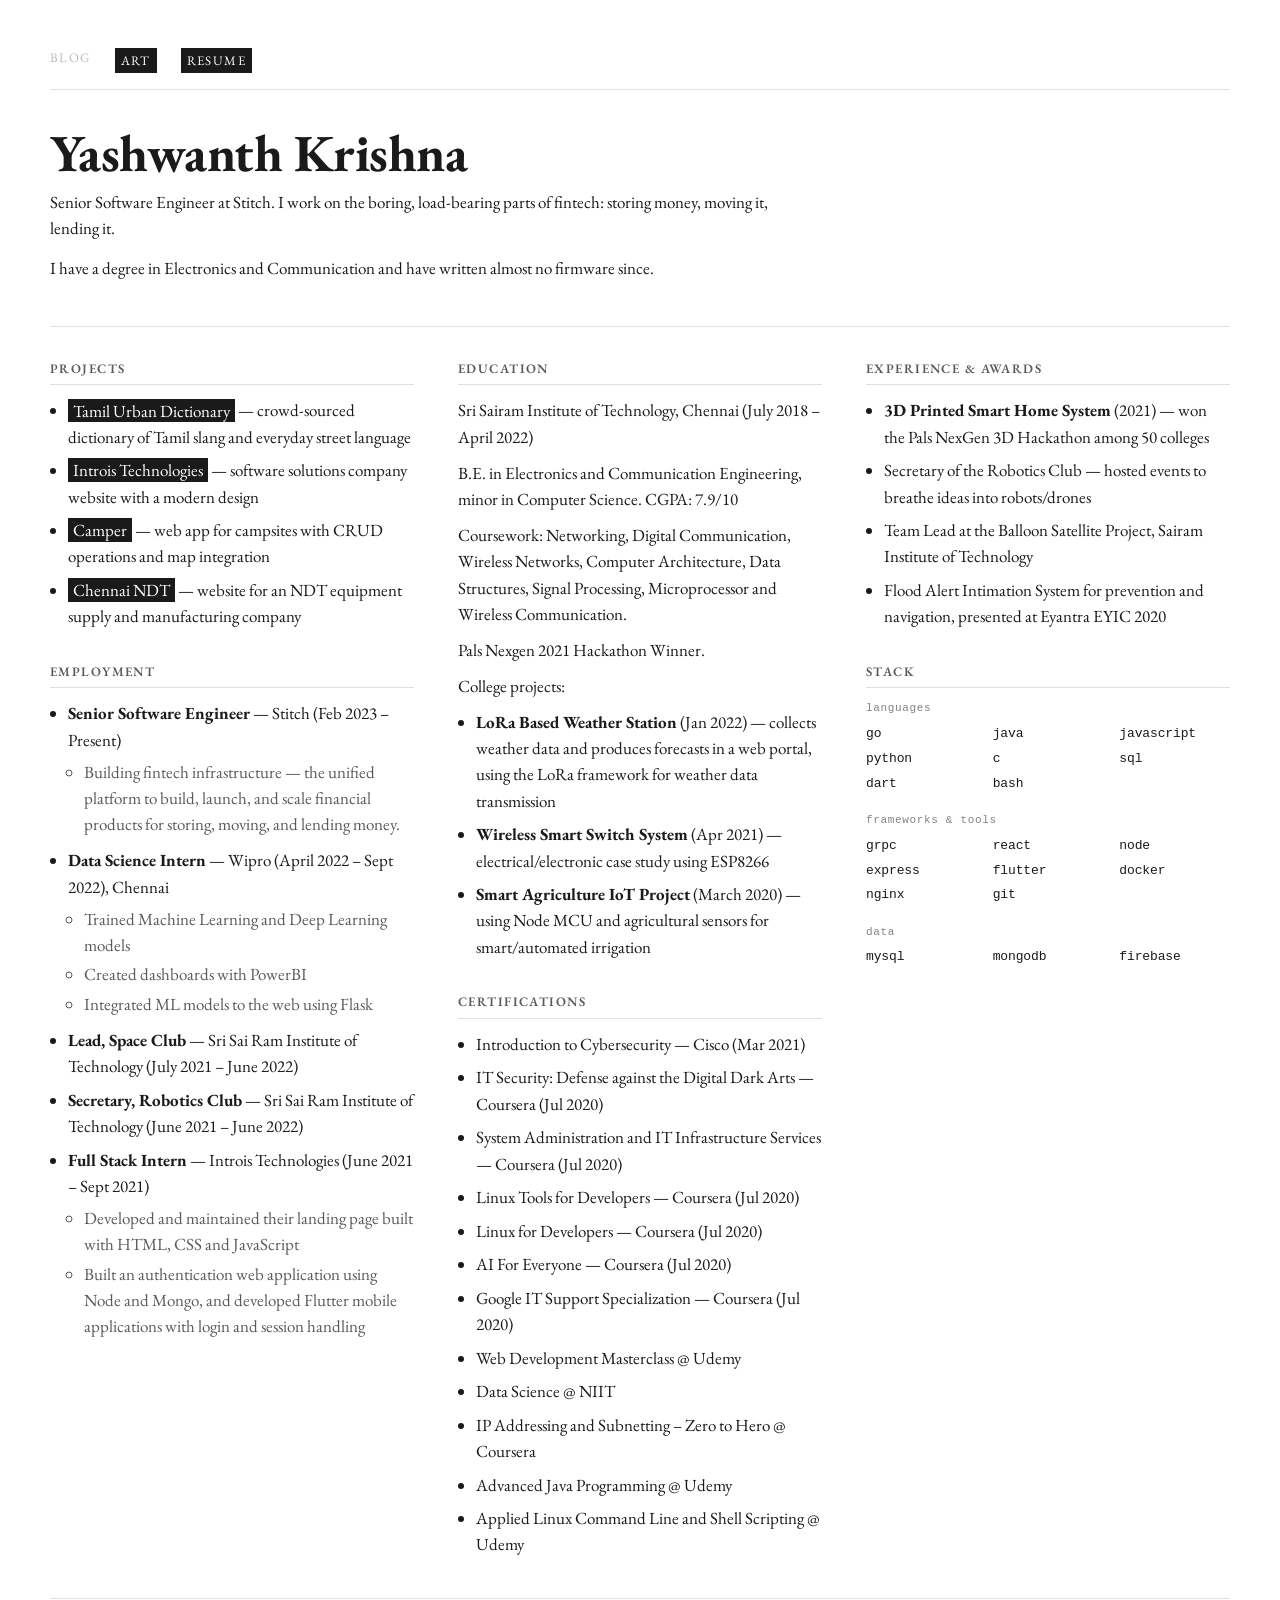
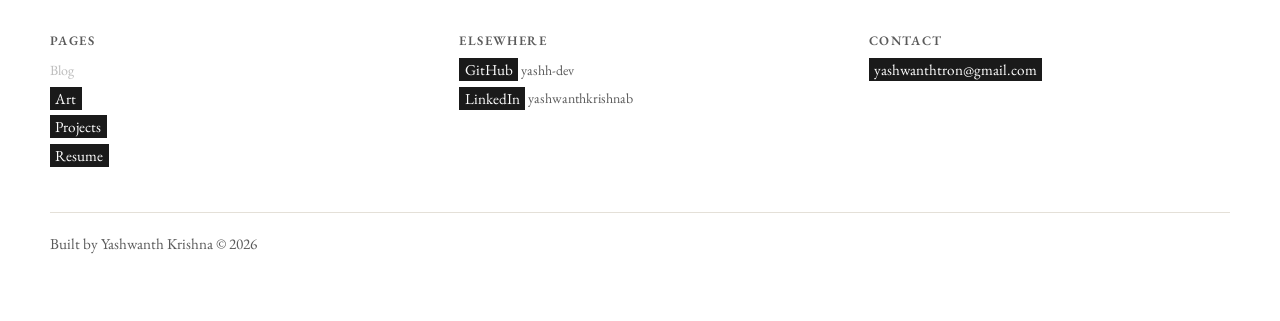
<file: index.html>
<!DOCTYPE html>
<html lang="en">
  <head>
    <meta charset="UTF-8">
    <meta name="viewport" content="width=device-width, initial-scale=1">
    <link rel="icon" href="favicon.svg" type="image/svg+xml">
    <title>yash</title>
    <link rel="preconnect" href="https://fonts.googleapis.com">
    <link rel="preconnect" href="https://fonts.gstatic.com" crossorigin>
    <link href="https://fonts.googleapis.com/css2?family=EB+Garamond:ital,wght@0,400..800;1,400..800&display=swap" rel="stylesheet">
    <link rel="stylesheet" href="style.css">
  </head>
  <body>
    <div class="wrap">
      <nav class="topnav">
        <span class="disabled" title="Coming soon">Blog</span>
        <a href="/art">Art</a>
        <a href="resume.html">Resume</a>
      </nav>

      <header class="masthead">
        <h1>Yashwanth Krishna</h1>
        <p>Senior Software Engineer at Stitch. I work on the boring, load-bearing parts of fintech: storing money, moving it, lending it.</p>
        <p>I have a degree in Electronics and Communication and have written almost no firmware since.</p>
      </header>

      <main class="columns">
      <section>
        <h2>Projects</h2>
        <ul>
          <li><a href="https://tamilurbandictionary.com">Tamil Urban Dictionary</a> &mdash; crowd-sourced dictionary of Tamil slang and everyday street language</li>
          <li><a href="https://yashh-dev.github.io/introis_tech/">Introis Technologies</a> &mdash; software solutions company website with a modern design</li>
          <li><a href="https://github.com/yashh-dev/Camper">Camper</a> &mdash; web app for campsites with CRUD operations and map integration</li>
          <li><a href="https://chennaindt.in/">Chennai NDT</a> &mdash; website for an NDT equipment supply and manufacturing company</li>
        </ul>
      </section>

      <section>
        <h2>Employment</h2>
        <ul>
          <li><strong>Senior Software Engineer</strong> &mdash; Stitch (Feb 2023 &ndash; Present)
            <ul>
              <li>Building fintech infrastructure &mdash; the unified platform to build, launch, and scale financial products for storing, moving, and lending money.</li>
            </ul>
          </li>
          <li><strong>Data Science Intern</strong> &mdash; Wipro (April 2022 &ndash; Sept 2022), Chennai
            <ul>
              <li>Trained Machine Learning and Deep Learning models</li>
              <li>Created dashboards with PowerBI</li>
              <li>Integrated ML models to the web using Flask</li>
            </ul>
          </li>
          <li><strong>Lead, Space Club</strong> &mdash; Sri Sai Ram Institute of Technology (July 2021 &ndash; June 2022)</li>
          <li><strong>Secretary, Robotics Club</strong> &mdash; Sri Sai Ram Institute of Technology (June 2021 &ndash; June 2022)</li>
          <li><strong>Full Stack Intern</strong> &mdash; Introis Technologies (June 2021 &ndash; Sept 2021)
            <ul>
              <li>Developed and maintained their landing page built with HTML, CSS and JavaScript</li>
              <li>Built an authentication web application using Node and Mongo, and developed Flutter mobile applications with login and session handling</li>
            </ul>
          </li>
        </ul>
      </section>

      <section>
        <h2>Education</h2>
        <p>Sri Sairam Institute of Technology, Chennai (July 2018 &ndash; April 2022)</p>
        <p>B.E. in Electronics and Communication Engineering, minor in Computer Science. CGPA: 7.9/10</p>
        <p>Coursework: Networking, Digital Communication, Wireless Networks, Computer Architecture, Data Structures, Signal Processing, Microprocessor and Wireless Communication.</p>
        <p>Pals Nexgen 2021 Hackathon Winner.</p>
        <p>College projects:</p>
        <ul>
          <li><strong>LoRa Based Weather Station</strong> (Jan 2022) &mdash; collects weather data and produces forecasts in a web portal, using the LoRa framework for weather data transmission</li>
          <li><strong>Wireless Smart Switch System</strong> (Apr 2021) &mdash; electrical/electronic case study using ESP8266</li>
          <li><strong>Smart Agriculture IoT Project</strong> (March 2020) &mdash; using Node MCU and agricultural sensors for smart/automated irrigation</li>
        </ul>
      </section>

      <section>
        <h2>Certifications</h2>
        <ul>
          <li>Introduction to Cybersecurity &mdash; Cisco (Mar 2021)</li>
          <li>IT Security: Defense against the Digital Dark Arts &mdash; Coursera (Jul 2020)</li>
          <li>System Administration and IT Infrastructure Services &mdash; Coursera (Jul 2020)</li>
          <li>Linux Tools for Developers &mdash; Coursera (Jul 2020)</li>
          <li>Linux for Developers &mdash; Coursera (Jul 2020)</li>
          <li>AI For Everyone &mdash; Coursera (Jul 2020)</li>
          <li>Google IT Support Specialization &mdash; Coursera (Jul 2020)</li>
          <li>Web Development Masterclass @ Udemy</li>
          <li>Data Science @ NIIT</li>
          <li>IP Addressing and Subnetting &ndash; Zero to Hero @ Coursera</li>
          <li>Advanced Java Programming @ Udemy</li>
          <li>Applied Linux Command Line and Shell Scripting @ Udemy</li>
        </ul>
      </section>

      <section>
        <h2>Experience &amp; Awards</h2>
        <ul>
          <li><strong>3D Printed Smart Home System</strong> (2021) &mdash; won the Pals NexGen 3D Hackathon among 50 colleges</li>
          <li>Secretary of the Robotics Club &mdash; hosted events to breathe ideas into robots/drones</li>
          <li>Team Lead at the Balloon Satellite Project, Sairam Institute of Technology</li>
          <li>Flood Alert Intimation System for prevention and navigation, presented at Eyantra EYIC 2020</li>
        </ul>
      </section>

      <section class="stack">
        <h2>Stack</h2>

        <h3>languages</h3>
        <ul class="chips">
          <li>go</li>
          <li>java</li>
          <li>javascript</li>
          <li>python</li>
          <li>c</li>
          <li>sql</li>
          <li>dart</li>
          <li>bash</li>
        </ul>

        <h3>frameworks &amp; tools</h3>
        <ul class="chips">
          <li>grpc</li>
          <li>react</li>
          <li>node</li>
          <li>express</li>
          <li>flutter</li>
          <li>docker</li>
          <li>nginx</li>
          <li>git</li>
        </ul>

        <h3>data</h3>
        <ul class="chips last">
          <li>mysql</li>
          <li>mongodb</li>
          <li>firebase</li>
        </ul>
      </section>
      </main>
    </div>

    <footer>
      <nav class="sitemap">
        <div class="sitemap-group">
          <h2>Pages</h2>
          <ul>
            <li><span class="disabled" title="Coming soon">Blog</span></li>
            <li><a href="/art">Art</a></li>
            <li><a href="/projects">Projects</a></li>
            <li><a href="resume.html">Resume</a></li>
          </ul>
        </div>
        <div class="sitemap-group">
          <h2>Elsewhere</h2>
          <ul>
            <li><a href="https://github.com/yashh-dev">GitHub</a> <span>yashh-dev</span></li>
            <li><a href="https://www.linkedin.com/in/yashwanthkrishnab">LinkedIn</a> <span>yashwanthkrishnab</span></li>
          </ul>
        </div>
        <div class="sitemap-group">
          <h2>Contact</h2>
          <ul>
            <li><a href="mailto:yashwanthtron@gmail.com">yashwanthtron@gmail.com</a></li>
          </ul>
        </div>
      </nav>
      <p class="colophon">Built by Yashwanth Krishna &copy; <span id="year">2026</span></p>
    </footer>

    <script>
      document.getElementById("year").textContent = new Date().getFullYear();
    </script>
  </body>
</html>
</file>
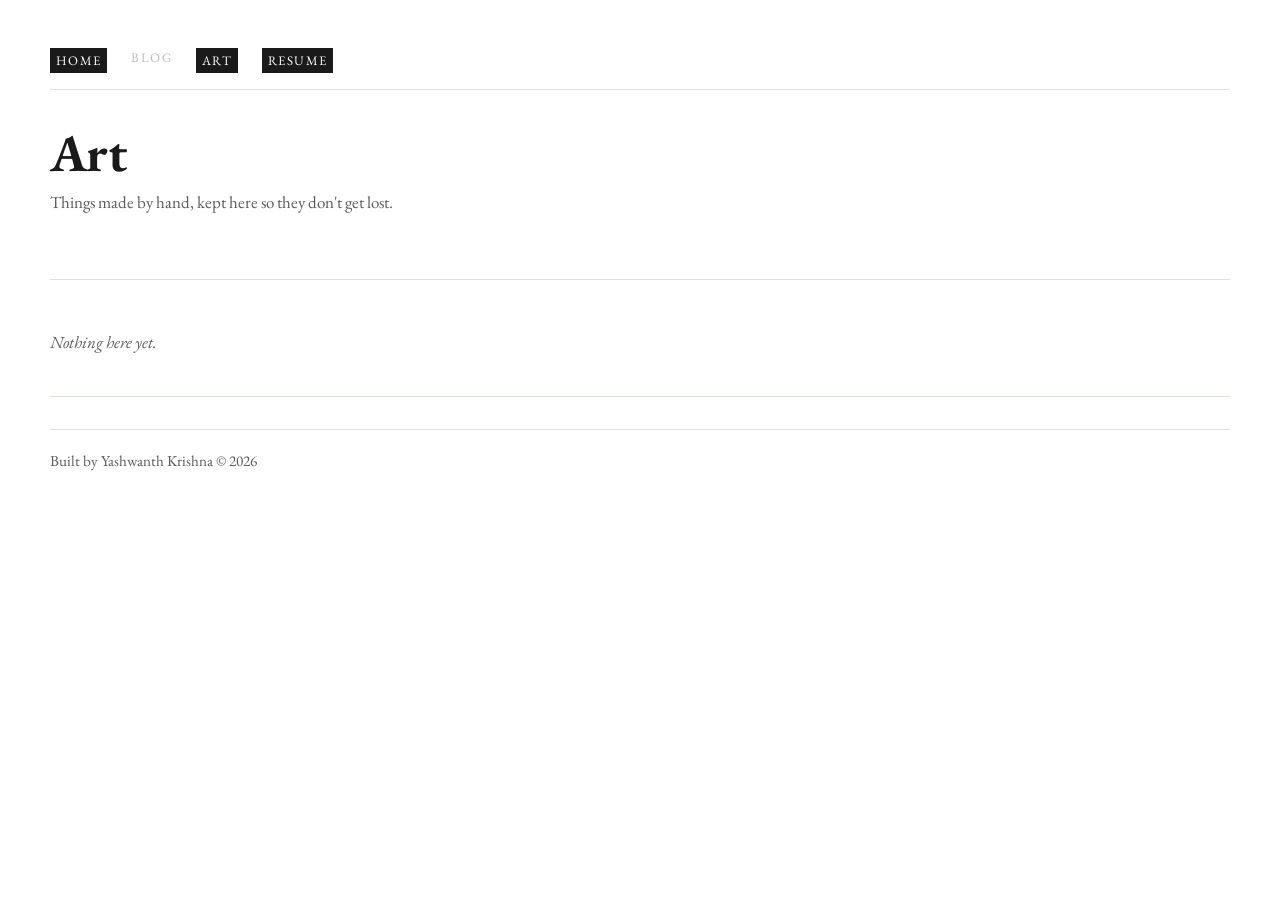
<file: art/index.html>
<!DOCTYPE html>
<html lang="en">
  <head>
    <meta charset="UTF-8">
    <meta name="viewport" content="width=device-width, initial-scale=1">
    <link rel="icon" href="../favicon.svg" type="image/svg+xml">
    <title>yash — art</title>
    <link rel="preconnect" href="https://fonts.googleapis.com">
    <link rel="preconnect" href="https://fonts.gstatic.com" crossorigin>
    <link href="https://fonts.googleapis.com/css2?family=EB+Garamond:ital,wght@0,400..800;1,400..800&display=swap" rel="stylesheet">
    <link rel="stylesheet" href="../style.css">
  </head>
  <body>
    <div class="wrap">
      <nav class="topnav">
        <a href="/">Home</a>
        <span class="disabled" title="Coming soon">Blog</span>
        <a href="/art">Art</a>
        <a href="/resume.html">Resume</a>
      </nav>

      <header class="masthead">
        <h1>Art</h1>
        <p class="art-intro">Things made by hand, kept here so they don't get lost.</p>
      </header>

      <div class="filters" id="filters" hidden></div>

      <ul class="gallery" id="gallery"></ul>
      <p class="empty" id="empty" hidden>Nothing here yet.</p>
    </div>

    <footer>
      <p class="colophon">Built by Yashwanth Krishna &copy; <span id="year">2026</span></p>
    </footer>

    <script>
      document.getElementById("year").textContent = new Date().getFullYear();

      var gallery = document.getElementById("gallery");
      var filters = document.getElementById("filters");
      var empty = document.getElementById("empty");
      var pieces = [];
      var active = null;

      function fmtDate(iso) {
        var parts = String(iso).split("-");
        if (parts.length < 2) return iso;
        var months = ["Jan","Feb","Mar","Apr","May","Jun","Jul","Aug","Sep","Oct","Nov","Dec"];
        var m = months[parseInt(parts[1], 10) - 1] || "";
        return parts.length > 2 ? m + " " + parseInt(parts[2], 10) + ", " + parts[0]
                                : m + " " + parts[0];
      }

      function render() {
        var shown = active ? pieces.filter(function (p) {
          return (p.labels || []).indexOf(active) !== -1;
        }) : pieces;

        gallery.textContent = "";
        shown.forEach(function (p) {
          var li = document.createElement("li");
          li.className = "piece";

          if (p.image) {
            var img = document.createElement("img");
            img.src = p.image;
            img.alt = p.title || "";
            img.loading = "lazy";
            li.appendChild(img);
          }

          var h2 = document.createElement("h2");
          h2.textContent = p.title || "Untitled";
          li.appendChild(h2);

          if (p.date) {
            var t = document.createElement("time");
            t.dateTime = p.date;
            t.textContent = fmtDate(p.date);
            li.appendChild(t);
          }

          if (p.description) {
            var desc = document.createElement("p");
            desc.textContent = p.description;
            li.appendChild(desc);
          }

          if (p.labels && p.labels.length) {
            var ul = document.createElement("ul");
            ul.className = "labels";
            p.labels.forEach(function (label) {
              var item = document.createElement("li");
              item.textContent = label;
              ul.appendChild(item);
            });
            li.appendChild(ul);
          }

          gallery.appendChild(li);
        });

        empty.hidden = shown.length > 0;
      }

      function buildFilters() {
        var all = [];
        pieces.forEach(function (p) {
          (p.labels || []).forEach(function (l) {
            if (all.indexOf(l) === -1) all.push(l);
          });
        });
        if (!all.length) return;
        all.sort();

        ["all"].concat(all).forEach(function (label) {
          var b = document.createElement("button");
          b.type = "button";
          b.textContent = label;
          b.setAttribute("aria-pressed", label === "all" ? "true" : "false");
          b.addEventListener("click", function () {
            active = label === "all" ? null : label;
            Array.prototype.forEach.call(filters.children, function (other) {
              other.setAttribute("aria-pressed", String(other === b));
            });
            render();
          });
          filters.appendChild(b);
        });
        filters.hidden = false;
      }

      fetch("art.json", { cache: "no-cache" })
        .then(function (r) { return r.json(); })
        .then(function (data) {
          pieces = Array.isArray(data) ? data : [];
          pieces.sort(function (a, b) {
            return String(b.date || "").localeCompare(String(a.date || ""));
          });
          buildFilters();
          render();
        })
        .catch(function () {
          empty.hidden = false;
          empty.textContent = "Could not load the gallery.";
        });
    </script>
  </body>
</html>
</file>
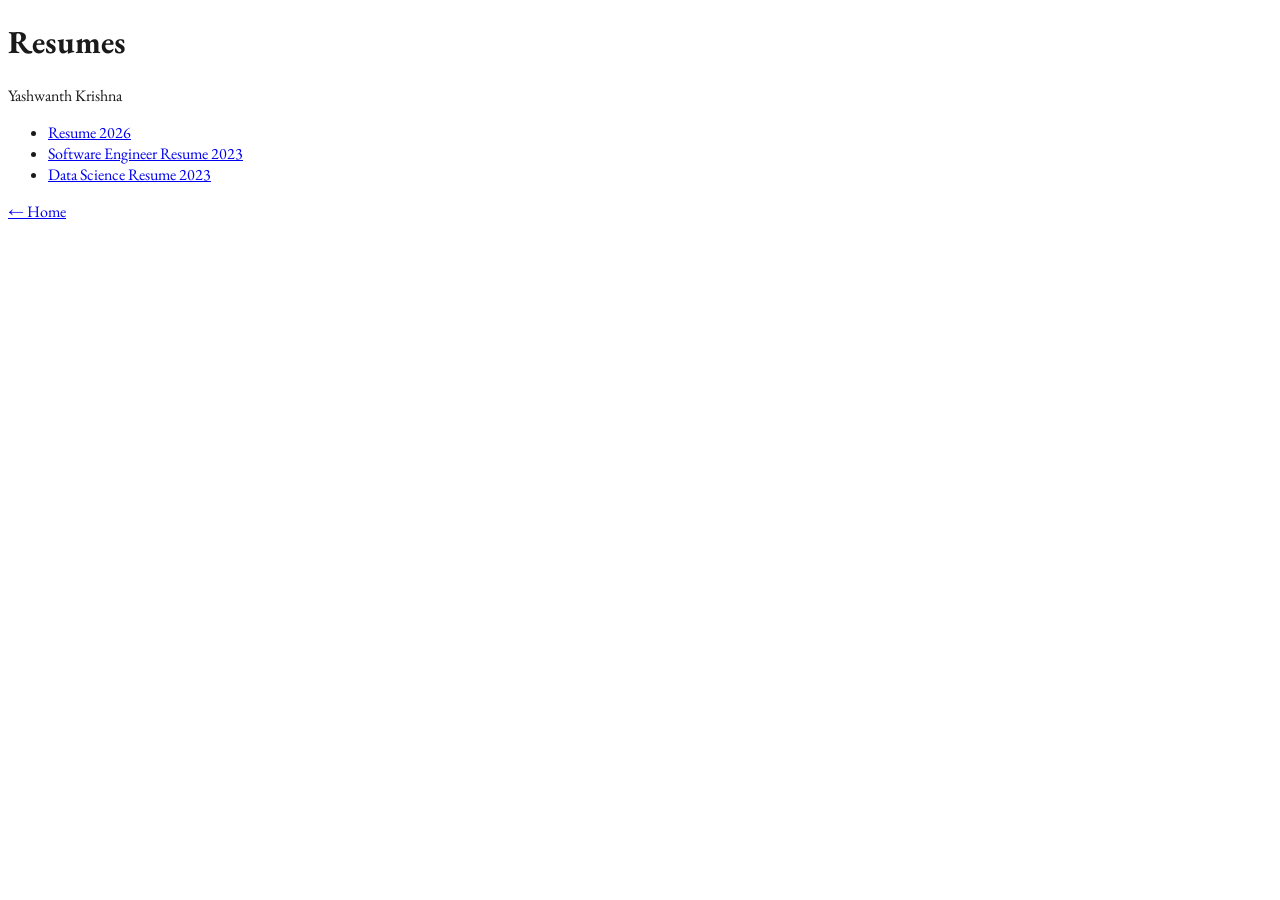
<file: resume.html>
<!DOCTYPE html>
<html lang="en">
  <head>
    <meta charset="UTF-8">
    <meta name="viewport" content="width=device-width, initial-scale=1">
    <link rel="icon" href="favicon.svg" type="image/svg+xml">
    <title>yash — resumes</title>
    <link rel="preconnect" href="https://fonts.googleapis.com">
<link rel="preconnect" href="https://fonts.gstatic.com" crossorigin>
<link href="https://fonts.googleapis.com/css2?family=EB+Garamond:ital,wght@0,400..800;1,400..800&display=swap" rel="stylesheet">
  </head>
  <body style="font-family: 'EB Garamond', serif; background:
  #fff; color: #1a1a1a;">
<h1>Resumes</h1>
<p>Yashwanth Krishna</p>

<ul>
  <li><a href="Yashwanth-Krishna-Resume-2026.pdf">Resume 2026</a></li>
  <li><a href="Software-Engineer-Resume-2023.pdf">Software Engineer Resume 2023</a></li>
  <li><a href="Data-Science-Resume-2023.pdf">Data Science Resume 2023</a></li>
</ul>

<p><a href="index.html">&larr; Home</a></p>
  </body>
</html>
</file>
<file: style.css>
:root {
  --bg: #fff;
  --fg: #1a1a1a;
  --muted: #5a5a5a;
  --rule: #e4e0d8;
}

* { box-sizing: border-box; }

body {
  font-family: 'EB Garamond', Georgia, 'Times New Roman', serif;
  background: var(--bg);
  color: var(--fg);
  margin: 0;
  padding: 3rem 1.5rem 4rem;
  font-size: 1.0625rem;
  line-height: 1.55;
}

.wrap { max-width: 1180px; margin: 0 auto; }

/* ---- top nav ---- */
.topnav {
  display: flex;
  flex-wrap: wrap;
  gap: 1.5rem;
  padding-bottom: 1rem;
  margin-bottom: 2.25rem;
  border-bottom: 1px solid var(--rule);
  font-size: 0.8125rem;
  text-transform: uppercase;
  letter-spacing: 0.11em;
}
.topnav a { padding: 0.2em 0.45em; }
.topnav .disabled,
.sitemap .disabled {
  color: var(--muted);
  opacity: 0.4;
  cursor: default;
}

/* ---- masthead: always full width ---- */
.masthead { max-width: 46rem; margin-bottom: 2.75rem; }
.masthead h1 {
  font-size: clamp(2.25rem, 6vw, 3.25rem);
  font-weight: 700;
  line-height: 1.05;
  margin: 0 0 0.5rem;
  letter-spacing: -0.01em;
}
.masthead p { margin: 0 0 0.85rem; }
.masthead p:last-child { margin-bottom: 0; }
.masthead em { color: var(--muted); }

/* ---- multi-column body ---- */
.columns {
  column-count: 2;
  column-gap: 3rem;
  border-top: 1px solid var(--rule);
  padding-top: 2rem;
}

/* keep each section whole inside one column where it fits */
section {
  break-inside: avoid;
  -webkit-column-break-inside: avoid;
  page-break-inside: avoid;
  display: block;
  margin: 0 0 2rem;
}

h2 {
  font-size: 0.8125rem;
  font-weight: 600;
  text-transform: uppercase;
  letter-spacing: 0.11em;
  color: var(--muted);
  margin: 0 0 0.75rem;
  padding-bottom: 0.35rem;
  border-bottom: 1px solid var(--rule);
}

section p { margin: 0 0 0.6rem; }

ul { margin: 0 0 0.6rem; padding-left: 1.1rem; }
li { margin-bottom: 0.45rem; }
li ul { margin-top: 0.35rem; padding-left: 1rem; }
li ul li { margin-bottom: 0.2rem; color: var(--muted); }

/* ---- stack: monospace chips ---- */
.stack h3 {
  font-family: ui-monospace, SFMono-Regular, Menlo, Consolas, monospace;
  font-size: 0.6875rem;
  font-weight: 400;
  letter-spacing: 0.06em;
  color: var(--muted);
  opacity: 0.75;
  margin: 0 0 0.4rem;
}

.chips {
  list-style: none;
  margin: 0 0 1.15rem;
  padding: 0;
  display: grid;
  grid-template-columns: repeat(auto-fill, minmax(6rem, 1fr));
  gap: 0.3rem 1rem;
  font-family: ui-monospace, SFMono-Regular, Menlo, Consolas, monospace;
  font-size: 0.8125rem;
  letter-spacing: -0.01em;
}
.chips li { margin: 0; color: var(--fg); }
.chips.last { margin-bottom: 0; }

a {
  color: var(--bg);
  background: var(--fg);
  text-decoration: none;
  padding: 0.04em 0.3em;
  /* keeps the block intact when a link wraps across two lines */
  box-decoration-break: clone;
  -webkit-box-decoration-break: clone;
}
a:hover { background: var(--muted); }
a:focus-visible { outline: 2px solid var(--fg); outline-offset: 2px; }

footer {
  max-width: 1180px;
  margin: 2.5rem auto 0;
  padding-top: 2rem;
  border-top: 1px solid var(--rule);
  color: var(--muted);
  font-size: 0.95rem;
}

.sitemap {
  display: grid;
  grid-template-columns: repeat(auto-fit, minmax(180px, 1fr));
  gap: 2rem 3rem;
  margin-bottom: 2.5rem;
}
.sitemap-group h2 { border-bottom: none; margin-bottom: 0.5rem; padding-bottom: 0; }
.sitemap ul { list-style: none; margin: 0; padding: 0; }
.sitemap li { margin-bottom: 0.3rem; }
.sitemap a { padding: 0.1em 0.35em; }
.sitemap span { color: var(--muted); font-size: 0.875rem; }

.colophon { margin: 0; padding-top: 1.25rem; border-top: 1px solid var(--rule); }

/* ---- three columns on wide screens ---- */
@media (min-width: 1280px) {
  .columns { column-count: 3; column-gap: 2.75rem; }
}

/* ---- single column on mobile ---- */
@media (max-width: 768px) {
  body { padding: 2rem 1.25rem 3rem; }
  .columns { column-count: 1; padding-top: 1.5rem; }
  .masthead { margin-bottom: 2rem; }
  .topnav { gap: 1rem 1.25rem; margin-bottom: 1.75rem; }
}

/* ---- art gallery ---- */
.art-intro { max-width: 46rem; margin-bottom: 2rem; color: var(--muted); }

.filters {
  display: flex;
  flex-wrap: wrap;
  gap: 0.4rem 0.75rem;
  padding-bottom: 1.25rem;
  margin-bottom: 2rem;
  border-bottom: 1px solid var(--rule);
  font-family: ui-monospace, SFMono-Regular, Menlo, Consolas, monospace;
  font-size: 0.75rem;
}
.filters button {
  font: inherit;
  color: var(--muted);
  background: none;
  border: none;
  padding: 0.15rem 0;
  cursor: pointer;
  border-bottom: 1px solid transparent;
}
.filters button:hover { color: var(--fg); }
.filters button[aria-pressed="true"] { color: var(--fg); border-bottom-color: var(--fg); }

.gallery {
  display: grid;
  grid-template-columns: repeat(auto-fill, minmax(280px, 1fr));
  gap: 3rem 2.5rem;
  list-style: none;
  margin: 0;
  padding: 0;
}
.piece { margin: 0; }
.piece img {
  display: block;
  width: 100%;
  height: auto;
  background: #f4f2ee;
}
.piece h2 {
  font-family: inherit;
  font-size: 1.25rem;
  font-weight: 600;
  text-transform: none;
  letter-spacing: 0;
  color: var(--fg);
  border-bottom: none;
  margin: 0.9rem 0 0.15rem;
  padding-bottom: 0;
}
.piece time {
  display: block;
  font-family: ui-monospace, SFMono-Regular, Menlo, Consolas, monospace;
  font-size: 0.6875rem;
  letter-spacing: 0.06em;
  color: var(--muted);
  opacity: 0.75;
  margin-bottom: 0.5rem;
}
.piece p { margin: 0 0 0.6rem; }
.piece .labels {
  display: flex;
  flex-wrap: wrap;
  gap: 0.3rem 0.75rem;
  list-style: none;
  margin: 0;
  padding: 0;
  font-family: ui-monospace, SFMono-Regular, Menlo, Consolas, monospace;
  font-size: 0.6875rem;
  color: var(--muted);
}
.piece .labels li { margin: 0; }

.empty { color: var(--muted); font-style: italic; }

@media (max-width: 768px) {
  .gallery { grid-template-columns: 1fr; gap: 2.5rem; }
}
</file>
